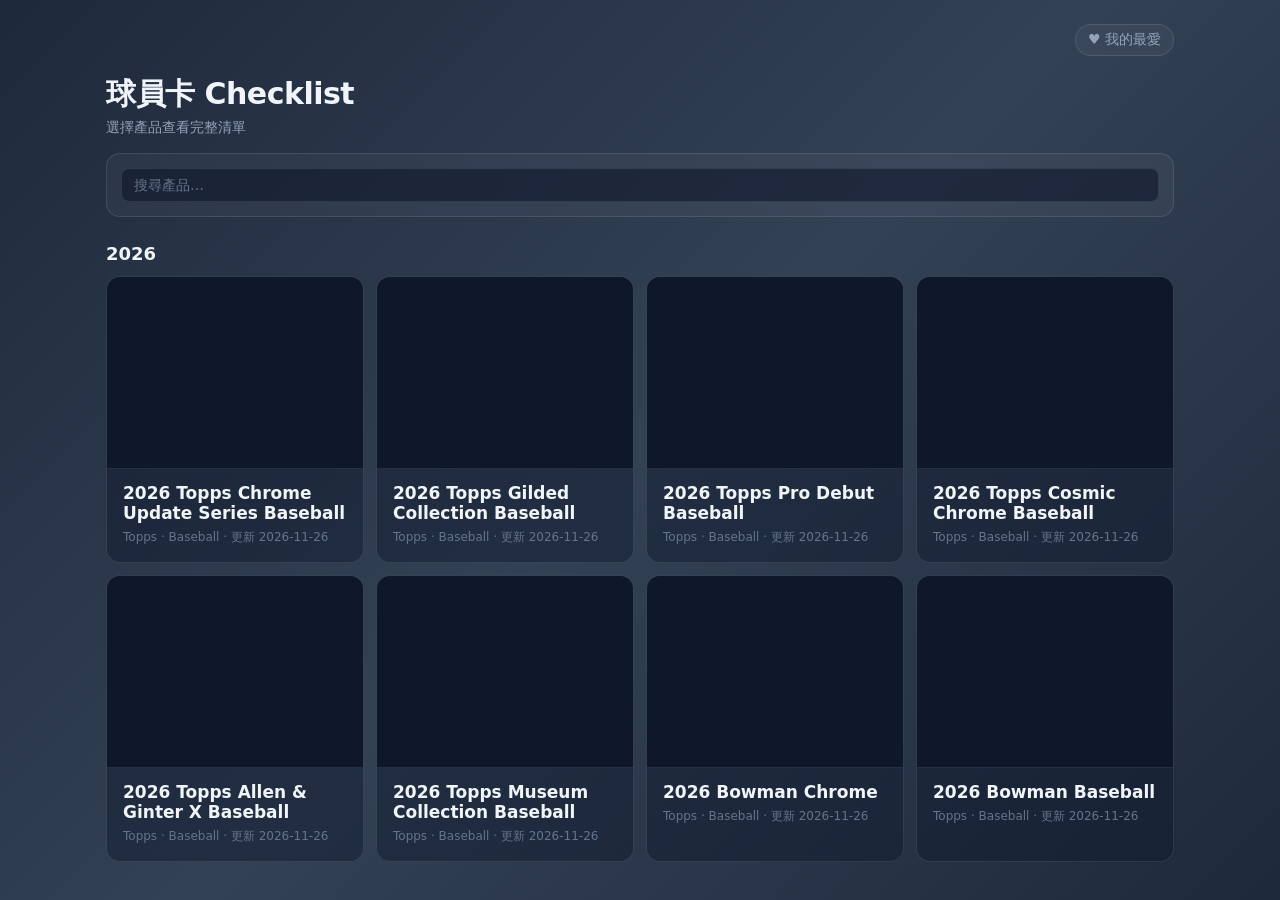
<file: index.html>
<!DOCTYPE html>
<html lang="zh-TW">
<head>
<meta charset="UTF-8">
<meta name="viewport" content="width=device-width, initial-scale=1.0">
<title>Card Checklists</title>
<meta http-equiv="refresh" content="0; url=site/">
<link rel="canonical" href="site/">
<style>body{background:#1e293b;color:#f1f5f9;font-family:system-ui,sans-serif;display:grid;place-items:center;min-height:100vh;margin:0}a{color:#a5b4fc}</style>
</head>
<body><p>前往 <a href="site/">球員卡 Checklist</a>…</p></body>
</html>
</file>
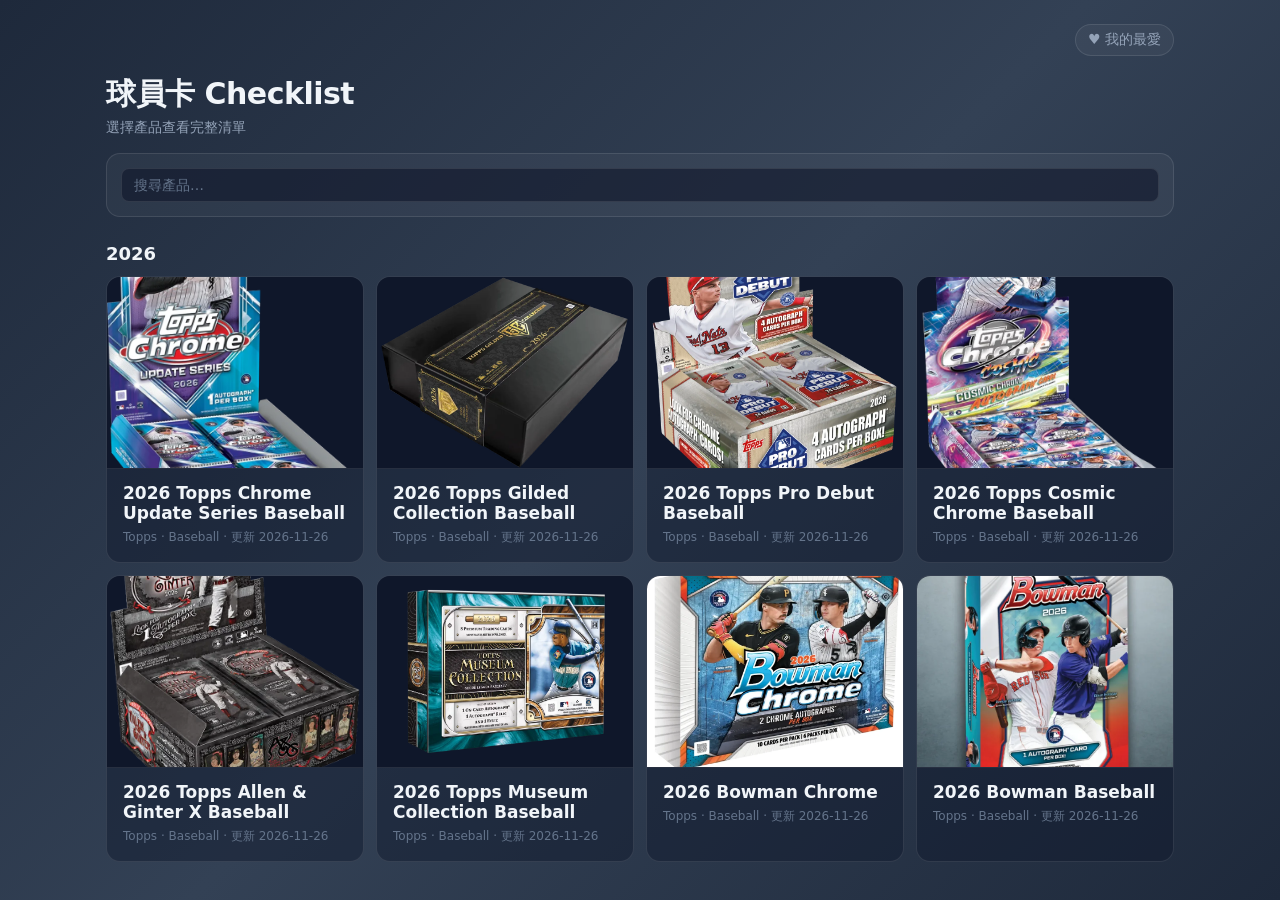
<file: site/index.html>
<!DOCTYPE html>
<html lang="zh-TW">
<head>
<meta charset="UTF-8">
<meta name="viewport" content="width=device-width, initial-scale=1.0">
<title>Card Checklists</title>
<link rel="stylesheet" href="assets/app.css">
<script src="assets/config.js"></script>
<script src="assets/analytics.js"></script>
</head>
<body>
<div class="wrap">
  <nav class="topnav"><span class="sp"></span><a class="pill-link" href="favorites.html">♥ 我的最愛 <span id="favcount"></span></a></nav>
  <h1>球員卡 Checklist</h1>
  <div class="sub">選擇產品查看完整清單</div>
  <div class="panel"><input id="search" class="input" type="search" placeholder="搜尋產品…" style="width:100%"></div>
  <div id="list"></div>
</div>
<script src="assets/common.js"></script>
<script>
let PRODUCTS = [];
const $ = id => document.getElementById(id);
function render() {
  const q = playerKey($("search").value);
  const list = PRODUCTS.filter(p => playerKey(p.name + " " + (p.brand || "") + " " + (p.sport || "")).includes(q));
  const years = [...new Set(list.map(p => p.year))].sort((a, b) => b - a);
  $("list").innerHTML = list.length ? years.map(y => `<div class="section-title">${esc(y)}</div><div class="grid">${
    list.filter(p => p.year === y).map(p => `<a class="prod" href="checklist.html?p=${encodeURIComponent(p.slug)}">
      ${p.image ? `<img class="pimg" src="${esc(DATA_BASE + p.image)}?v=${esc(p.image_v || "")}" alt="${esc(p.name)}" loading="lazy">`
                : `<div class="pimg none" style="--h:${hue(p.slug)}"><span>${esc(shortName(p.name))}</span></div>`}
      <div class="pbody"><h3>${esc(p.name)}</h3><p>${esc([p.brand, p.sport].filter(Boolean).join(" · "))}${p.updated ? " · 更新 " + esc(p.updated) : ""}</p></div></a>`).join("")
  }</div>`).join("") : `<div class="empty">沒有符合的產品</div>`;
}
// Placeholder art for products without an image: a stable colour per product + short name.
function hue(s) { let h = 0; for (const c of s) h = (h * 31 + c.charCodeAt(0)) % 360; return h; }
function shortName(n) { return n.replace(/^\d{4}\s+/, "").replace(/\s+Baseball$/i, ""); }
function favCount() {
  const n = Object.keys(Fav.data.cards).length + Object.keys(Fav.data.players).length;
  $("favcount").textContent = n ? `(${n})` : "";
}
window.onFavsChanged = favCount;
$("search").addEventListener("input", render);
(async () => {
  favCount();
  try { PRODUCTS = (await loadJSON("products.json")).products; render(); }
  catch (e) { $("list").innerHTML = `<div class="empty">無法載入產品清單：${esc(e.message)}</div>`; }
})();
</script>
</body>
</html>
</file>
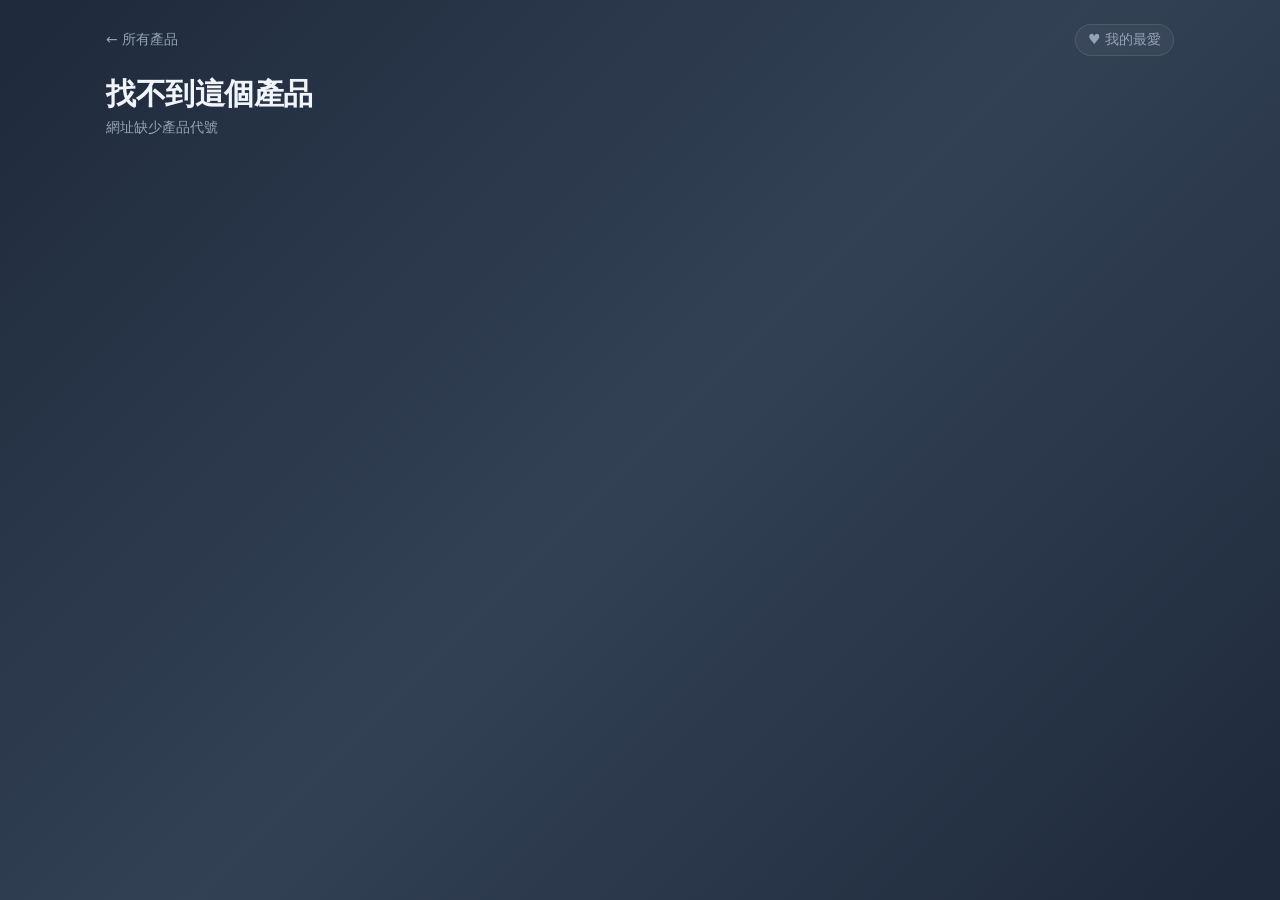
<file: site/checklist.html>
<!DOCTYPE html>
<html lang="zh-TW">
<head>
<meta charset="UTF-8">
<meta name="viewport" content="width=device-width, initial-scale=1.0">
<title>Checklist</title>
<link rel="stylesheet" href="assets/app.css">
<script src="assets/config.js"></script>
<script src="assets/analytics.js"></script>
</head>
<body>
<div class="wrap">
  <nav class="topnav">
    <a href="index.html">← 所有產品</a><span class="sp"></span>
    <a class="pill-link" href="favorites.html">♥ 我的最愛</a>
  </nav>
  <h1 id="title">載入中…</h1>
  <div class="sub" id="subtitle"></div>
  <div class="seg viewtoggle" id="view" hidden>
    <button class="btn on" data-v="list">清單</button>
    <button class="btn" data-v="stats">統計</button>
    <button class="btn" data-v="teams">球隊</button>
  </div>

  <div class="panel" id="controls" hidden>
    <div class="row">
      <input id="search" class="input" type="search" placeholder="搜尋球員、卡號、球隊…" autocomplete="off">
    </div>
    <div class="row" id="groups"></div>
    <div class="row pills" id="sets"></div>
    <div class="row">
      <select id="team" class="select"></select>
      <select id="sort" class="select">
        <option value="order">原始順序</option>
        <option value="number">按卡號排序</option>
        <option value="player">按球員排序</option>
        <option value="team">按球隊排序</option>
      </select>
      <div class="seg" id="rc">
        <button class="btn on" data-v="All">全部</button>
        <button class="btn rc" data-v="RC">RC</button>
        <button class="btn" data-v="Non-RC">非RC</button>
      </div>
      <div class="seg" id="first" hidden>
        <button class="btn on" data-v="All">全部</button>
        <button class="btn first" data-v="1st">1st</button>
        <button class="btn" data-v="Non-1st">非1st</button>
      </div>
      <div class="seg" id="pulled" hidden title="已抽出 = 這張卡已經有人抽到">
        <button class="btn on" data-v="All">全部</button>
        <button class="btn" data-v="hide">隱藏已抽出</button>
        <button class="btn pulled" data-v="only">只看已抽出</button>
      </div>
      <button class="btn fav" id="favonly">♥ 只看最愛</button>
    </div>
  </div>

  <div class="count" id="count"></div>
  <div id="list"></div>
</div>
<script src="assets/common.js"></script>
<script>
const slug = new URLSearchParams(location.search).get("p") || "";
let PROD = null;
const S = { q: "", group: "All", set: "All", team: "All", sort: "order", rc: "All", first: "All", pulled: "All", fav: false, view: "list" };
const OPEN = new Set();     // expanded stats rows ("team:..." / "player:...")
const SHOW_ALL = new Set(); // stats lists showing more than the top 15
const TOP = 15;
const T = { cols: "group", sort: "total", desc: true, team: null };   // team view state
const $ = id => document.getElementById(id);

function matches(c, i) {
  if (S.group !== "All" && c.group !== S.group) return false;
  if (S.set !== "All" && c.set !== S.set) return false;
  if (S.team !== "All" && !splitMulti(c.team).some(t => franchise(t) === S.team)) return false;
  if (S.rc === "RC" && !c.rc) return false;
  if (S.rc === "Non-RC" && c.rc) return false;
  if (S.first === "1st" && !c.first) return false;
  if (S.first === "Non-1st" && c.first) return false;
  if (S.pulled === "hide" && c.pulled) return false;
  if (S.pulled === "only" && !c.pulled) return false;
  if (S.fav && !Fav.hasCard(slug, c) && !Fav.anyPlayer(c.player)) return false;
  if (S.q) {
    const hay = playerKey([c.player, c.no, c.team, c.set, c.note, (c.tags || []).join(" "), c.first ? "1st" : ""].join(" "));
    if (!playerKey(S.q).split(" ").every(w => hay.includes(w))) return false;
  }
  return true;
}

// True when the current filter is narrowed to sets that ALL track pulled cards:
//  - a set is picked and that set tracks pulled (e.g. 24K, MLB Debut Patch Autographs), or
//  - only a group is picked and every set in it tracks pulled (e.g. Autograph Relic in
//    Chrome Update, which holds just MLB Debut Patch Autographs).
// Used by the filter bar and the team view so "已抽出" only appears where it applies.
function pulledInScope() {
  const tracked = new Set(PROD.pulled_sets || []);
  if (!tracked.size) return false;
  if (S.set !== "All") return tracked.has(S.set);
  if (S.group === "All") return false;
  const sets = new Set(PROD.cards.filter(c => c.group === S.group).map(c => c.set));
  return sets.size > 0 && [...sets].every(s => tracked.has(s));
}

function renderControls() {
  const groups = ["All", ...PROD.groups.filter(g => PROD.cards.some(c => c.group === g))];
  $("groups").innerHTML = `<div class="seg">${groups.map(g =>
    `<button class="btn ${S.group === g ? "on" : ""}" data-v="${esc(g)}">${g === "All" ? "全部" : esc(g)}</button>`).join("")}</div>`;
  // Total cards per set (within the chosen group); fixed counts, not affected by search/RC filters.
  const inGroup = PROD.cards.filter(c => S.group === "All" || c.group === S.group);
  const setCount = new Map();
  inGroup.forEach(c => setCount.set(c.set, (setCount.get(c.set) || 0) + 1));
  const sets = [...setCount.keys()];
  $("sets").innerHTML = sets.length > 1 ? ["All", ...sets].map(s =>
    `<button class="pill ${S.set === s ? "on" : ""}" data-v="${esc(s)}">${s === "All" ? "所有子系列" : esc(s)}` +
    ` <span class="pcount">(${s === "All" ? inGroup.length : setCount.get(s)})</span></button>`).join("") : "";
  const teams = [...new Set(PROD.cards.flatMap(c => splitMulti(c.team).map(franchise)))].sort();
  $("team").innerHTML = `<option value="All">所有球隊</option>` + teams.map(t =>
    `<option value="${esc(t)}" ${S.team === t ? "selected" : ""}>${esc(t)}</option>`).join("");
  document.querySelectorAll("#rc .btn").forEach(b => b.classList.toggle("on", b.dataset.v === S.rc));
  document.querySelectorAll("#first .btn").forEach(b => b.classList.toggle("on", b.dataset.v === S.first));
  // The pulled filter only makes sense once the view is narrowed to a group / set that
  // tracks pulled cards (e.g. Autograph Relic → MLB Debut Patch Autographs).
  const showPulled = pulledInScope();
  $("pulled").hidden = !showPulled;
  if (!showPulled) S.pulled = "All";
  document.querySelectorAll("#pulled .btn").forEach(b => b.classList.toggle("on", b.dataset.v === S.pulled));
  $("favonly").classList.toggle("on", S.fav);
}

function renderList() {
  let rows = PROD.cards.map((c, i) => [c, i]).filter(([c, i]) => matches(c, i));
  $("sort").hidden = S.view !== "list";
  const by = {
    number: (a, b) => collator.compare(a[0].no, b[0].no),
    player: (a, b) => collator.compare(a[0].player, b[0].player),
    team: (a, b) => collator.compare(franchise(a[0].team), franchise(b[0].team)) || collator.compare(a[0].no, b[0].no),
  }[S.sort];
  const filtered = S.q || S.group !== "All" || S.set !== "All" || S.team !== "All" || S.rc !== "All" || S.first !== "All" || S.pulled !== "All" || S.fav;
  $("count").innerHTML = `顯示 <strong>${rows.length}</strong> / ${PROD.cards.length} 張卡片` +
    (filtered ? `<button class="linkbtn" id="clear">清除篩選</button>` : "");
  if (!rows.length) { $("list").innerHTML = `<div class="empty">${S.fav ? "這個產品還沒有最愛的卡片或球員" : "沒有符合條件的卡片"}</div>`; return; }
  if (S.view === "stats") { $("list").innerHTML = renderStats(rows); return; }
  if (S.view === "teams") { $("list").innerHTML = T.team ? renderTeamDetail(rows, T.team) : renderTeamTable(rows); return; }

  if (by) { rows.sort(by); $("list").innerHTML = `<div class="cards">${rows.map(([c, i]) => cardRow(slug, c, i)).join("")}</div>`; return; }
  // Original order: grouped by set with a heading.
  let html = "", cur = null, buf = [];
  const flush = () => { if (cur !== null) html += `<div class="sethead">${esc(cur)} <small>${buf.length} 張</small></div><div class="cards">${buf.join("")}</div>`; };
  for (const [c, i] of rows) {
    if (c.set !== cur) { flush(); cur = c.set; buf = []; }
    buf.push(cardRow(slug, c, i));
  }
  flush();
  $("list").innerHTML = html;
}

// ── Stats view (follows the current filters, like the list) ──
function renderStats(rows) {
  const teamCards = new Map(), playerCards = new Map(), playerTeam = new Map(), playerRC = new Set(), playerFirst = new Set();
  const push = (m, k, v) => { if (!m.has(k)) m.set(k, []); m.get(k).push(v); };
  for (const r of rows) {
    const c = r[0];
    const teams = splitMulti(c.team), players = splitMulti(c.player);
    new Set(teams.map(franchise)).forEach(t => push(teamCards, t, r));   // a card counts once per team
    players.forEach((p, j) => {
      push(playerCards, p, r);
      const t = franchise(teams[j] || teams[0] || "");
      // Prefer the team from a single-player card.
      if (!playerTeam.has(p) || players.length === 1) playerTeam.set(p, t);
      if (c.rc) playerRC.add(p);
      if (c.first) playerFirst.add(p);
    });
  }
  const cards = rows.map(r => r[0]);
  const chips = [
    ["總卡數", cards.length, "#818cf8"],
    ["RC 新人卡", cards.filter(c => c.rc).length, "#f59e0b"],
    ...(PROD.use_first ? [["1st", cards.filter(c => c.first).length, "#22d3ee"]] : []),
    ["簽名卡", cards.filter(c => /Autograph/.test(c.group)).length, "#10b981"],
    ...((PROD.pulled_sets || []).length ? [["已抽出", cards.filter(c => c.pulled).length, "#f43f5e"]] : []),
    ["球隊數", teamCards.size, "#f97316"],
    ["球員數", playerCards.size, "#f472b6"],
  ];
  const sets = new Map(); cards.forEach(c => sets.set(c.set, (sets.get(c.set) || 0) + 1));
  return `<div class="chips">${chips.map(([l, v, col]) => `<div class="chip"><span>${l}</span><b style="color:${col}">${v}</b></div>`).join("")}</div>
  <div class="statgrid">
    ${rankBox("teams", "球隊出現次數", "支球隊", [...teamCards].map(([t, rs]) => ({ key: "team:" + t, name: t, team: t, rows: rs })))}
    ${rankBox("players", "球員出現次數", "名球員", [...playerCards].map(([p, rs]) => ({ key: "player:" + p, name: p, team: playerTeam.get(p), rows: rs, rc: playerRC.has(p), first: playerFirst.has(p) })))}
    ${sets.size > 1 ? rankBox("sets", "子系列卡數", "個子系列", [...sets].map(([s, n]) => ({ key: "set:" + s, name: s, count: n })), true) : ""}
  </div>`;
}

function rankBox(id, title, unit, items, plain) {
  items.forEach(it => { if (it.count == null) it.count = it.rows.length; });
  items.sort((a, b) => b.count - a.count || collator.compare(a.name, b.name));
  const all = SHOW_ALL.has(id), shown = all ? items : items.slice(0, TOP);
  const max = items[0] ? items[0].count : 1;
  return `<div class="statbox"><div class="stattitle">${title}</div>
    ${shown.map(it => {
      const info = it.team ? teamInfo(it.team) : { color: "#6366f1" };
      const open = !plain && OPEN.has(it.key);
      const isP = it.key.startsWith("player:");
      const star = isP ? `<button class="icon star sm ${Fav.hasPlayer(it.name) ? "on" : ""}" data-act="player" data-name="${esc(it.name)}" title="最愛球員">${Fav.hasPlayer(it.name) ? "★" : "☆"}</button>` : "";
      return `<div class="rank ${open ? "open" : ""}">
        <div class="rankrow" ${plain ? "" : `data-toggle="${esc(it.key)}"`}>
          ${plain ? "" : `<span class="caret">▶</span>`}
          ${it.team ? `<span class="abbr" style="background:${esc(info.color)}">${esc(info.abbr)}</span>` : ""}
          <span class="rname">${esc(it.name)}</span>
          ${it.rc ? '<span class="badge rc">RC</span>' : ""}${it.first ? '<span class="badge first">1st</span>' : ""}
          ${star}<span class="rcount">${it.count}</span>
        </div>
        <div class="bar"><div style="width:${Math.max(2, Math.round(it.count / max * 100))}%;background:${esc(info.color)}cc"></div></div>
        ${open ? `<div class="cards mini">${it.rows.map(([c, i]) => cardRow(slug, c, i)).join("")}</div>` : ""}
      </div>`;
    }).join("")}
    ${items.length > TOP ? `<button class="morebtn" data-more="${id}">${all ? `收起（顯示前 ${TOP} 名）` : `展開全部（共 ${items.length} ${unit}）`}</button>` : ""}
  </div>`;
}

// ── Team view: per-team counts under each condition, and per-team card lists ──
function teamsOf(c) { return [...new Set(splitMulti(c.team).map(franchise))]; }

// Count columns: totals and specials first, then one column per group or per set.
function teamColumns(rows) {
  const cols = [{ k: "total", label: "總數", test: () => true },
                { k: "rc", label: "RC", test: c => c.rc, cls: "rc" }];
  if (PROD.use_first) cols.push({ k: "first", label: "1st", test: c => c.first, cls: "first" });
  if (pulledInScope()) cols.push({ k: "pulled", label: "已抽出", test: c => c.pulled, cls: "pulled" });
  const present = T.cols === "set"
    ? [...new Set(rows.map(r => r[0].set))]
    : PROD.groups.filter(g => rows.some(r => r[0].group === g));
  present.forEach(v => cols.push({ k: (T.cols === "set" ? "set:" : "group:") + v, label: v,
    test: T.cols === "set" ? (c => c.set === v) : (c => c.group === v) }));
  return cols;
}

function teamCounts(rows, cols) {
  const m = new Map();
  for (const r of rows) for (const t of teamsOf(r[0])) {
    if (!m.has(t)) m.set(t, { team: t, rows: [], n: Object.fromEntries(cols.map(c => [c.k, 0])) });
    const e = m.get(t); e.rows.push(r);
    cols.forEach(c => { if (c.test(r[0])) e.n[c.k]++; });
  }
  return [...m.values()];
}

function renderTeamTable(rows) {
  const cols = teamColumns(rows);
  if (T.sort !== "name" && !cols.some(c => c.k === T.sort)) T.sort = "total";
  const list = teamCounts(rows, cols).sort((a, b) =>
    T.sort === "name" ? collator.compare(a.team, b.team) * (T.desc ? -1 : 1)
                      : (b.n[T.sort] - a.n[T.sort]) * (T.desc ? 1 : -1) || collator.compare(a.team, b.team));
  const totals = Object.fromEntries(cols.map(c => [c.k, rows.filter(r => c.test(r[0])).length]));
  const arrow = k => T.sort === k ? (T.desc ? " ▼" : " ▲") : "";
  const max = Math.max(1, ...list.map(e => e.n.total));
  return `<div class="row" style="margin-bottom:12px">
      <div class="seg" id="tcols">
        <button class="btn ${T.cols === "group" ? "on" : ""}" data-cols="group">依大分類</button>
        <button class="btn ${T.cols === "set" ? "on" : ""}" data-cols="set">依子系列</button>
      </div>
      <span class="hint">${list.length} 支球隊 · 點欄位標題排序 · 點球隊看卡片清單</span>
    </div>
    <div class="tablewrap"><table class="ttable">
      <thead><tr>
        <th class="tname" data-sort="name">球隊${arrow("name")}</th>
        ${cols.map(c => `<th data-sort="${esc(c.k)}" class="${c.cls || ""}">${esc(c.label)}${arrow(c.k)}</th>`).join("")}
      </tr></thead>
      <tbody>${list.map(e => {
        const info = teamInfo(e.team);
        return `<tr data-team="${esc(e.team)}">
          <td class="tname"><span class="abbr" style="background:${esc(info.color)}">${esc(info.abbr)}</span><span class="tfull">${esc(e.team)}</span>
            <div class="tbar"><div style="width:${Math.round(e.n.total / max * 100)}%;background:${esc(info.color)}"></div></div></td>
          ${cols.map(c => `<td class="${c.cls || ""} ${e.n[c.k] ? "" : "zero"}">${e.n[c.k] || "–"}</td>`).join("")}
        </tr>`;
      }).join("")}</tbody>
      <tfoot><tr><td class="tname">合計（卡片數）</td>${cols.map(c => `<td class="${c.cls || ""}">${totals[c.k]}</td>`).join("")}</tr></tfoot>
    </table></div>
    <div class="hint" style="margin-top:8px">雙人卡會同時算進兩支球隊，所以各隊加總可能大於合計。</div>`;
}

function renderTeamDetail(rows, team) {
  const mine = rows.filter(r => teamsOf(r[0]).includes(team));
  const info = teamInfo(team);
  const cols = teamColumns(mine);
  const counts = cols.map(c => [c, mine.filter(r => c.test(r[0])).length]);
  // Players on this team (a dual card's other player may be on another team).
  const players = new Map();
  for (const [c] of mine) {
    const ps = splitMulti(c.player), ts = splitMulti(c.team);
    ps.forEach((p, j) => {
      const pt = franchise(ts[j] || ts[0] || "");
      if (pt !== team && ps.length > 1) return;
      const e = players.get(p) || { n: 0, rc: false, first: false };
      e.n++; e.rc = e.rc || c.rc; e.first = e.first || !!c.first; players.set(p, e);
    });
  }
  const plist = [...players].sort((a, b) => b[1].n - a[1].n || collator.compare(a[0], b[0]));
  let html = "", cur = null, buf = [];
  const flush = () => { if (cur !== null) html += `<div class="sethead">${esc(cur)} <small>${buf.length} 張</small></div><div class="cards">${buf.join("")}</div>`; };
  for (const g of PROD.groups) for (const [c, i] of mine.filter(r => r[0].group === g)) {
    const head = g + " · " + c.set;
    if (head !== cur) { flush(); cur = head; buf = []; }
    buf.push(cardRow(slug, c, i));
  }
  flush();
  return `<button class="linkbtn" id="tback" style="margin:0 0 12px">← 所有球隊</button>
    <div class="teamhead" style="--team:${esc(info.color)}">
      <span class="abbr big" style="background:${esc(info.color)}">${esc(info.abbr)}</span>
      <div><div class="tht">${esc(team)}</div><div class="sub">${mine.length} 張卡片 · ${plist.length} 位球員</div></div>
    </div>
    <div class="chips">${counts.filter(([c, n]) => n || c.k === "total").map(([c, n]) =>
      `<div class="chip"><span>${esc(c.label)}</span><b class="${c.cls || ""}">${n}</b></div>`).join("")}</div>
    <div class="statbox" style="margin-bottom:14px"><div class="stattitle">球員</div>
      <div class="pills" style="flex-wrap:wrap">${plist.map(([p, e]) =>
        `<button class="pill ${Fav.hasPlayer(p) ? "on" : ""}" data-act="player" data-name="${esc(p)}" title="點一下加入/移除最愛球員">${Fav.hasPlayer(p) ? "★" : "☆"} ${esc(p)} ${e.rc ? '<span class="badge rc">RC</span>' : ""}${e.first ? '<span class="badge first">1st</span>' : ""} <span style="opacity:.6">${e.n}</span></button>`).join("")}</div>
    </div>
    ${html || '<div class="empty">沒有符合條件的卡片</div>'}`;
}

function render() { renderControls(); renderList(); }
window.onFavsChanged = renderList;

// URL hash keeps the view shareable: #stats, #teams, #team=New%20York%20Yankees
function syncHash() {
  const h = S.view === "teams" && T.team ? "#team=" + encodeURIComponent(T.team) : S.view !== "list" ? "#" + S.view : "";
  history.replaceState(null, "", location.pathname + location.search + h);
}
function readHash() {
  const h = decodeURIComponent(location.hash.slice(1));
  const view = h.startsWith("team=") ? "teams" : ["stats", "teams"].includes(h) ? h : "list";
  S.view = view;
  T.team = h.startsWith("team=") ? h.slice(5) : null;
  document.querySelectorAll("#view .btn").forEach(x => x.classList.toggle("on", x.dataset.v === view));
  renderList();
}
window.addEventListener("hashchange", () => PROD && readHash());

// ── Events ──
let qTimer;
$("search").addEventListener("input", e => { clearTimeout(qTimer); qTimer = setTimeout(() => { S.q = e.target.value; renderList(); }, 120); });
$("groups").addEventListener("click", e => { const b = e.target.closest("[data-v]"); if (b) { S.group = b.dataset.v; S.set = "All"; render(); } });
$("sets").addEventListener("click", e => { const b = e.target.closest("[data-v]"); if (b) { S.set = b.dataset.v; render(); } });
$("rc").addEventListener("click", e => { const b = e.target.closest("[data-v]"); if (b) { S.rc = b.dataset.v; render(); } });
$("first").addEventListener("click", e => { const b = e.target.closest("[data-v]"); if (b) { S.first = b.dataset.v; render(); } });
$("pulled").addEventListener("click", e => { const b = e.target.closest("[data-v]"); if (b) { S.pulled = b.dataset.v; render(); } });
$("team").addEventListener("change", e => { S.team = e.target.value; renderList(); });
$("sort").addEventListener("change", e => { S.sort = e.target.value; renderList(); });
$("favonly").addEventListener("click", () => { S.fav = !S.fav; render(); });
$("view").addEventListener("click", e => {
  const b = e.target.closest("[data-v]"); if (!b) return;
  S.view = b.dataset.v;
  track("view_change", { product: slug, view: S.view });
  document.querySelectorAll("#view .btn").forEach(x => x.classList.toggle("on", x === b));
  T.team = null;
  syncHash();
  renderList();
});
$("list").addEventListener("click", e => {
  if (e.target.closest("[data-act]")) return;   // favourite buttons are handled by the document listener
  const t = e.target.closest("[data-toggle]");
  if (t) { const k = t.dataset.toggle; OPEN.has(k) ? OPEN.delete(k) : OPEN.add(k); renderList(); return; }
  const tr = e.target.closest("tr[data-team]");
  if (tr) { T.team = tr.dataset.team; syncHash(); renderList(); window.scrollTo({ top: $("list").offsetTop - 12 }); return; }
  const th = e.target.closest("th[data-sort]");
  if (th) { const k = th.dataset.sort; T.desc = T.sort === k ? !T.desc : k !== "name"; T.sort = k; renderList(); return; }
  const cb = e.target.closest("[data-cols]");
  if (cb) { T.cols = cb.dataset.cols; renderList(); return; }
  if (e.target.id === "tback") { T.team = null; syncHash(); renderList(); return; }
  const m = e.target.closest("[data-more]");
  if (m) { const k = m.dataset.more; SHOW_ALL.has(k) ? SHOW_ALL.delete(k) : SHOW_ALL.add(k); renderList(); }
});
document.addEventListener("click", e => {
  if (e.target.id === "clear") { Object.assign(S, { q: "", group: "All", set: "All", team: "All", rc: "All", first: "All", pulled: "All", fav: false }); $("search").value = ""; render(); return; }
  const b = e.target.closest("[data-act]"); if (!b) return;
  if (b.dataset.act === "card") {
    const c = PROD.cards[+b.dataset.k.split("|")[1]];
    const on = Fav.toggleCard(slug, c);
    if (on) track("favorite_add", { type: "card", product: slug });
    toast(on ? "已加入最愛卡片" : "已移除最愛卡片");
  } else {
    const n = b.dataset.name;
    const on = Fav.togglePlayer(n);
    if (on) track("favorite_add", { type: "player", product: slug });
    toast(on ? `已將 ${n} 加入最愛球員` : `已移除最愛球員 ${n}`);
  }
  renderList();
});

(async () => {
  try {
    if (!/^[a-z0-9-]+$/.test(slug)) throw new Error("網址缺少產品代號");
    await loadTeams();
    PROD = await loadJSON("products/" + slug + ".json");
    document.title = PROD.name + " Checklist";
    track("view_product", { product: slug });
    $("title").textContent = PROD.name;
    const rc = PROD.cards.filter(c => c.rc).length;
    $("subtitle").textContent = `${PROD.cards.length} 張卡片 · ${new Set(PROD.cards.map(c => c.set)).size} 個子系列 · ${rc} 張 RC` +
      (PROD.use_first ? ` · ${PROD.cards.filter(c => c.first).length} 張 1st` : "");
    $("first").hidden = !PROD.use_first;
    const tracked = PROD.cards.filter(c => (PROD.pulled_sets || []).includes(c.set));
    if (tracked.length) $("subtitle").textContent += ` · ${PROD.cards.filter(c => c.pulled).length} / ${tracked.length} 張已抽出`;
    $("controls").hidden = false;
    $("view").hidden = false;
    readHash();
    render();
  } catch (e) {
    $("title").textContent = "找不到這個產品";
    $("subtitle").textContent = e.message;
  }
})();
</script>
</body>
</html>
</file>
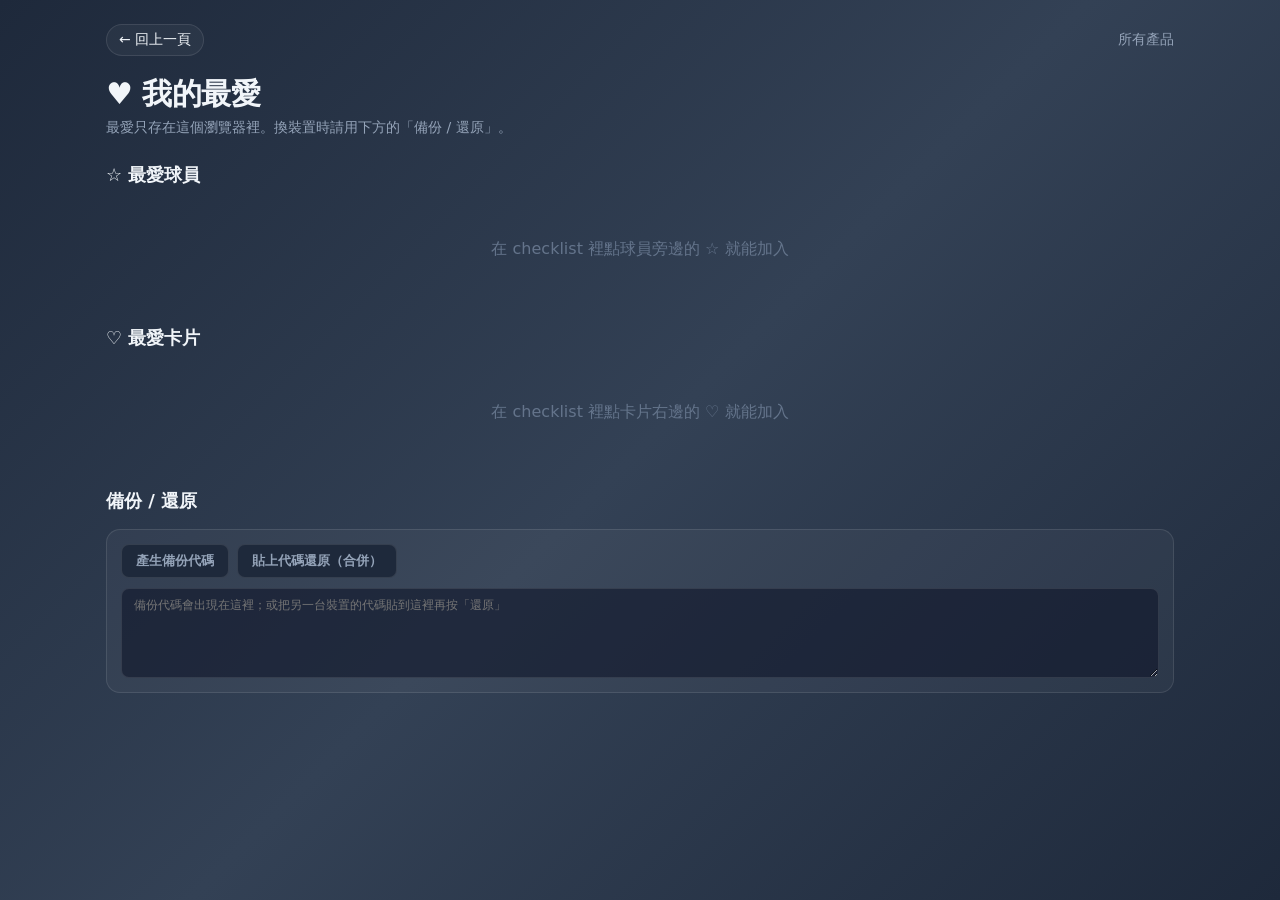
<file: site/favorites.html>
<!DOCTYPE html>
<html lang="zh-TW">
<head>
<meta charset="UTF-8">
<meta name="viewport" content="width=device-width, initial-scale=1.0">
<title>My Favorites</title>
<link rel="stylesheet" href="assets/app.css">
<script src="assets/config.js"></script>
<script src="assets/analytics.js"></script>
</head>
<body>
<div class="wrap">
  <nav class="topnav">
    <button class="pill-link backbtn" id="backbtn" type="button">← 回上一頁</button>
    <span class="sp"></span>
    <a href="index.html">所有產品</a>
  </nav>
  <h1>♥ 我的最愛</h1>
  <div class="sub">最愛只存在這個瀏覽器裡。換裝置時請用下方的「備份 / 還原」。</div>

  <div class="section-title">☆ 最愛球員</div>
  <div id="players"></div>
  <div class="section-title">♡ 最愛卡片</div>
  <div id="cards"></div>

  <div class="section-title">備份 / 還原</div>
  <div class="panel">
    <div class="row">
      <button class="btn" id="export">產生備份代碼</button>
      <button class="btn" id="import">貼上代碼還原（合併）</button>
    </div>
    <div class="row"><textarea id="code" class="input" placeholder="備份代碼會出現在這裡；或把另一台裝置的代碼貼到這裡再按「還原」"></textarea></div>
  </div>
</div>
<script src="assets/common.js"></script>
<script>
const $ = id => document.getElementById(id);

// Back: return to the page you came from on this site (keeps its filters/scroll);
// if you opened 我的最愛 directly (bookmark, new tab), go to the product list instead.
$("backbtn").onclick = () => {
  let fromHere = false;
  try { fromHere = !!document.referrer && new URL(document.referrer).origin === location.origin; } catch (e) {}
  if (fromHere && history.length > 1) history.back();
  else location.href = "index.html";
};
let PRODUCTS = [], LOADED = {};   // slug -> product json

function render() {
  const players = Object.entries(Fav.data.players).sort((a, b) => collator.compare(a[1].name, b[1].name));
  $("players").innerHTML = players.length ? `<div class="pills" style="flex-wrap:wrap">${players.map(([k, v]) => {
    const n = Object.values(LOADED).reduce((s, p) => s + p.cards.filter(c => splitMulti(c.player).some(x => playerKey(x) === k)).length, 0);
    return `<button class="pill on" data-act="player" data-name="${esc(v.name)}" title="點一下移除">★ ${esc(v.name)} <span style="opacity:.6">${n} 張</span> ✕</button>`;
  }).join("")}</div>` : `<div class="empty">在 checklist 裡點球員旁邊的 ☆ 就能加入</div>`;

  // Group favourite cards by product; use live data when available, otherwise the saved snapshot.
  const bySlug = {};
  for (const k of Object.keys(Fav.data.cards)) { const i = k.indexOf("/"); (bySlug[k.slice(0, i)] ||= []).push(k.slice(i + 1)); }
  const slugs = Object.keys(bySlug);
  $("cards").innerHTML = slugs.length ? slugs.map(slug => {
    const prod = LOADED[slug];
    const name = prod ? prod.name : (PRODUCTS.find(p => p.slug === slug) || {}).name || slug;
    const rows = bySlug[slug].map(id => {
      const idx = prod ? prod.cards.findIndex(c => c.id === id) : -1;
      if (idx >= 0) return cardRow(slug, prod.cards[idx], idx);
      const s = Fav.data.cards[slug + "/" + id];
      return cardRow(slug, { id, no: s.n, player: s.p, set: s.s + "（已不在清單中）", team: s.t, rc: false }, "x:" + id);
    });
    return `<div class="sethead"><a href="checklist.html?p=${encodeURIComponent(slug)}">${esc(name)} →</a> <small>${rows.length} 張</small></div><div class="cards">${rows.join("")}</div>`;
  }).join("") : `<div class="empty">在 checklist 裡點卡片右邊的 ♡ 就能加入</div>`;
}
window.onFavsChanged = render;

document.addEventListener("click", async e => {
  const b = e.target.closest("[data-act]"); if (!b) return;
  if (b.dataset.act === "player") {
    const name = b.dataset.name;
    if (Fav.hasPlayer(name) && !(await confirmDialog(`要把「${name}」從最愛球員移除嗎？`, { ok: "移除", danger: true }))) return;
    Fav.togglePlayer(name);
  } else {
    const [slug, i] = b.dataset.k.split("|");
    const card = i.startsWith("x:") ? { id: i.slice(2) } : LOADED[slug].cards[+i];
    Fav.toggleCard(slug, card);
  }
  render();
});
$("export").onclick = () => { $("code").value = Fav.exportCode(); $("code").select(); try { navigator.clipboard.writeText($("code").value); toast("已複製備份代碼"); } catch (e) {} };
$("import").onclick = async () => {
  try { Fav.importCode($("code").value); toast("還原完成"); await loadNeeded(); render(); }
  catch (e) { toast("代碼無效：" + e.message); }
};

async function loadNeeded() {
  // Load products that have favourite cards; load all products for player counts.
  await Promise.all(PRODUCTS.map(async p => {
    if (LOADED[p.slug]) return;
    try { LOADED[p.slug] = await loadJSON("products/" + p.slug + ".json"); } catch (e) { console.warn(e); }
  }));
}
(async () => {
  render();
  await loadTeams();
  try { PRODUCTS = (await loadJSON("products.json")).products; } catch (e) { console.warn(e); }
  await loadNeeded();
  render();
})();
</script>
</body>
</html>
</file>
<file: site/assets/app.css>
:root {
  --bg1: #1e293b; --bg2: #334155;
  --text: #f1f5f9; --muted: #94a3b8; --dim: #64748b;
  --line: rgba(255,255,255,0.1); --panel: rgba(255,255,255,0.04);
  --accent: #6366f1; --rc: #f59e0b; --fav: #f43f5e; --star: #facc15;
}
* { margin: 0; padding: 0; box-sizing: border-box; }
body {
  font-family: -apple-system, BlinkMacSystemFont, 'Segoe UI', system-ui, sans-serif;
  background: linear-gradient(135deg, var(--bg1) 0%, var(--bg2) 50%, var(--bg1) 100%);
  background-attachment: fixed; min-height: 100vh; color: var(--text);
}
a { color: inherit; text-decoration: none; }
button, input, select { font-family: inherit; }
select option { background: var(--bg1); color: var(--text); }
input::placeholder { color: var(--dim); }
* { scrollbar-width: thin; scrollbar-color: #334155 transparent; }

.wrap { max-width: 1100px; margin: 0 auto; padding: 24px 16px 60px; }
.topnav { display: flex; gap: 8px; align-items: center; margin-bottom: 18px; font-size: 14px; color: var(--muted); flex-wrap: wrap; }
.topnav a:hover { color: var(--text); }
.topnav .sp { flex: 1; }
.pill-link { padding: 6px 12px; border-radius: 999px; border: 1px solid var(--line); background: var(--panel); }
.backbtn { color: var(--text); font-size: 14px; cursor: pointer; }
.backbtn:hover { border-color: rgba(99,102,241,0.6); }

h1 { font-size: 30px; font-weight: 800; letter-spacing: -0.5px; }
.sub { color: var(--muted); font-size: 14px; margin-top: 4px; }

.panel { background: var(--panel); border: 1px solid var(--line); border-radius: 14px; padding: 14px; margin: 16px 0; }
.row { display: flex; gap: 8px; flex-wrap: wrap; align-items: center; }
.row + .row { margin-top: 10px; }

.input, .select {
  background: rgba(15,23,42,0.6); border: 1px solid var(--line); color: var(--text);
  border-radius: 8px; padding: 8px 12px; font-size: 14px;
}
.input { flex: 1; min-width: 180px; }
.input:focus, .select:focus { outline: none; border-color: rgba(99,102,241,0.6); }

.btn {
  padding: 7px 14px; border-radius: 8px; border: 1px solid var(--line); background: var(--bg1);
  color: var(--muted); font-size: 13px; font-weight: 600; cursor: pointer; transition: all .15s;
}
.btn:hover { color: var(--text); }
.btn.on { background: var(--accent); color: #fff; border-color: transparent; }
.btn.on.rc { background: var(--rc); }
.btn.on.fav { background: var(--fav); }
.seg { display: flex; border-radius: 8px; overflow: hidden; border: 1px solid var(--line); }
.seg .btn { border: none; border-radius: 0; }

.pills { display: flex; gap: 6px; overflow-x: auto; padding-bottom: 2px; }
.pill {
  white-space: nowrap; padding: 4px 12px; border-radius: 999px; border: 1px solid var(--line);
  background: transparent; color: var(--muted); font-size: 12px; cursor: pointer;
}
.pill.on { background: rgba(99,102,241,0.25); color: #c7d2fe; border-color: rgba(99,102,241,0.5); }
.pill .pcount { opacity: .55; font-size: 11px; margin-left: 2px; font-variant-numeric: tabular-nums; }
.pill.on .pcount { opacity: .8; }

.count { font-size: 13px; color: var(--dim); margin: 4px 0 12px; }
.count strong { color: var(--muted); }
.linkbtn { margin-left: 10px; padding: 2px 10px; border-radius: 999px; border: 1px solid var(--line); background: var(--panel); color: var(--dim); font-size: 11px; cursor: pointer; }

/* card rows */
.sethead { font-size: 13px; font-weight: 700; color: var(--muted); text-transform: uppercase; letter-spacing: .5px; margin: 18px 0 8px; display: flex; gap: 8px; align-items: baseline; }
.sethead small { color: var(--dim); font-weight: 500; text-transform: none; }
.cards { display: grid; gap: 6px; }
.card {
  display: grid; grid-template-columns: 76px 1fr auto auto; gap: 12px; align-items: center;
  padding: 10px 12px; border-radius: 10px; background: rgba(15,23,42,0.45);
  border: 1px solid var(--line); border-left: 4px solid var(--team, var(--accent));
}
.card.favplayer { box-shadow: inset 0 0 0 1px rgba(250,204,21,0.45); }
.no { font-family: ui-monospace, Consolas, monospace; font-size: 13px; color: var(--muted); overflow-wrap: anywhere; }
.who { min-width: 0; }
.player { font-weight: 650; font-size: 15px; display: flex; gap: 6px; align-items: center; flex-wrap: wrap; }
.meta { font-size: 12px; color: var(--dim); margin-top: 2px; }
.team { display: flex; align-items: center; gap: 6px; font-size: 12px; color: var(--muted); white-space: nowrap; }
.abbr { padding: 2px 7px; border-radius: 5px; font-weight: 700; font-size: 11px; color: #fff; background: var(--team, var(--accent)); }
.badge { font-size: 10px; font-weight: 800; padding: 1px 6px; border-radius: 4px; letter-spacing: .3px; }
.badge.rc { background: var(--rc); color: #1e1b06; }
.badge.first { background: #22d3ee; color: #062a30; }
.btn.on.first { background: #0891b2; }
.badge.pulled { background: #f43f5e; color: #fff; }
.btn.on.pulled { background: #e11d48; }
.card.is-pulled .player, .card.is-pulled .no { opacity: .55; text-decoration: line-through; text-decoration-color: rgba(244,63,94,.7); }
.badge.tag { background: rgba(255,255,255,0.12); color: var(--muted); }
.icons { display: flex; gap: 2px; }
.icon {
  width: 34px; height: 34px; border-radius: 8px; border: none; background: transparent;
  cursor: pointer; font-size: 18px; line-height: 1; color: var(--dim); display: grid; place-items: center;
}
.icon:hover { background: rgba(255,255,255,0.06); }
.icon.heart.on { color: var(--fav); }
.icon.star.on { color: var(--star); }
.empty { text-align: center; color: var(--dim); padding: 40px 0; }

/* product grid */
.grid { display: grid; grid-template-columns: repeat(auto-fill, minmax(240px, 1fr)); gap: 12px; }
.prod { display: flex; flex-direction: column; overflow: hidden; padding: 0; border-radius: 14px; background: rgba(15,23,42,0.45); border: 1px solid var(--line); transition: border-color .15s, transform .15s; }
.prod:hover { border-color: rgba(99,102,241,0.6); transform: translateY(-2px); }
.prod h3 { font-size: 17px; }
.prod .pbody { padding: 14px 16px 16px; }
.pimg { display: block; width: 100%; aspect-ratio: 4 / 3; object-fit: cover; background: #0f172a; border-bottom: 1px solid var(--line); }
.pimg.none { display: grid; place-items: center; padding: 16px; text-align: center;
  background: linear-gradient(135deg, hsl(var(--h) 55% 32%), hsl(calc(var(--h) + 40) 60% 18%)); }
.pimg.none span { font-weight: 800; font-size: 20px; line-height: 1.2; color: rgba(255,255,255,.92); text-shadow: 0 2px 8px rgba(0,0,0,.35); }
.prod p { color: var(--dim); font-size: 12px; margin-top: 6px; }
.section-title { font-size: 18px; font-weight: 700; margin: 26px 0 12px; }

dialog.confirm { margin: auto; max-width: min(360px, calc(100vw - 32px)); background: #1e293b; color: var(--text);
  border: 1px solid var(--line); border-radius: 14px; padding: 20px; box-shadow: 0 20px 50px rgba(0,0,0,.5); }
dialog.confirm::backdrop { background: rgba(0,0,0,.55); }
dialog.confirm .msg { font-size: 15px; line-height: 1.6; margin-bottom: 18px; }
dialog.confirm .actions { display: flex; gap: 8px; justify-content: flex-end; }
dialog.confirm .btn { padding: 9px 18px; font-size: 14px; }
dialog.confirm .btn.ok { background: var(--accent); color: #fff; border-color: transparent; }
dialog.confirm .btn.ok.danger { background: #e11d48; }
.toast { position: fixed; left: 50%; bottom: 24px; transform: translateX(-50%); background: #0f172a; border: 1px solid var(--line); padding: 10px 16px; border-radius: 10px; font-size: 13px; opacity: 0; transition: opacity .2s; pointer-events: none; }
.toast.show { opacity: 1; }
textarea.input { width: 100%; min-height: 90px; font-family: ui-monospace, Consolas, monospace; font-size: 12px; }

/* stats view */
[hidden] { display: none !important; }
.viewtoggle { display: inline-flex; margin-top: 14px; }
.viewtoggle .btn { padding: 8px 20px; }
.chips { display: flex; flex-wrap: wrap; gap: 8px; margin-bottom: 16px; }
.chip { display: flex; align-items: center; gap: 8px; background: var(--panel); border: 1px solid var(--line); border-radius: 8px; padding: 8px 14px; }
.chip span { font-size: 12px; color: var(--dim); white-space: nowrap; }
.chip b { font-family: ui-monospace, Consolas, monospace; font-size: 16px; }
.statgrid { display: grid; grid-template-columns: repeat(auto-fit, minmax(min(100%, 320px), 1fr)); gap: 14px; align-items: start; }
.statbox { background: rgba(15,23,42,0.45); border: 1px solid var(--line); border-radius: 12px; padding: 16px; min-width: 0; }
.stattitle { font-size: 11px; font-weight: 700; text-transform: uppercase; letter-spacing: 1px; color: var(--dim); margin-bottom: 12px; }
.rank { margin-bottom: 4px; }
.rankrow { display: flex; align-items: center; gap: 8px; padding: 5px 8px; border-radius: 6px; }
.rankrow[data-toggle] { cursor: pointer; }
.rankrow[data-toggle]:hover, .rank.open .rankrow { background: rgba(99,102,241,0.1); }
.caret { font-size: 9px; color: var(--dim); width: 12px; text-align: center; flex-shrink: 0; transition: transform .2s; }
.rank.open .caret { transform: rotate(90deg); color: #a5b4fc; }
.rname { flex: 1; min-width: 0; font-size: 13px; overflow: hidden; text-overflow: ellipsis; white-space: nowrap; }
.rcount { font-family: ui-monospace, Consolas, monospace; font-size: 12px; font-weight: 600; color: var(--muted); min-width: 26px; text-align: right; }
.rank .abbr { min-width: 34px; text-align: center; flex-shrink: 0; }
.bar { margin: 0 8px 2px 28px; height: 5px; border-radius: 3px; background: rgba(255,255,255,0.06); overflow: hidden; }
.bar div { height: 100%; border-radius: 3px; transition: width .4s ease; }
.cards.mini { margin: 6px 0 10px 20px; padding-left: 10px; border-left: 2px solid rgba(99,102,241,0.4); gap: 4px; }
.cards.mini .card { padding: 6px 8px; grid-template-columns: 64px 1fr auto; }
.cards.mini .card .team { display: none; }
.icon.sm { width: 24px; height: 24px; font-size: 14px; }
.morebtn { margin-top: 8px; width: 100%; padding: 8px 0; border: 1px dashed var(--line); border-radius: 6px; background: transparent; color: #a5b4fc; font-size: 12px; font-weight: 600; cursor: pointer; }

/* team view */
.hint { font-size: 12px; color: var(--dim); }
.tablewrap { overflow-x: auto; border: 1px solid var(--line); border-radius: 12px; background: rgba(15,23,42,0.45); }
.ttable { width: 100%; border-collapse: collapse; font-size: 13px; }
.ttable th { position: sticky; top: 0; background: #1e293b; color: var(--muted); font-size: 11px; font-weight: 700; letter-spacing: .3px; text-align: right; padding: 10px 10px; cursor: pointer; white-space: nowrap; user-select: none; border-bottom: 1px solid var(--line); }
.ttable th:hover { color: var(--text); }
.ttable th.rc { color: var(--rc); } .ttable th.first { color: #22d3ee; }
.ttable td { text-align: right; padding: 7px 10px; border-bottom: 1px solid rgba(255,255,255,0.05); font-family: ui-monospace, Consolas, monospace; white-space: nowrap; }
.ttable td.rc { color: #fcd34d; } .ttable td.first { color: #67e8f9; }
.ttable th.pulled { color: #fb7185; } .ttable td.pulled { color: #fda4af; }
.chip b.pulled { color: #fb7185; }
.ttable td.zero { color: #334155; }
.ttable .tname { text-align: left; font-family: inherit; position: sticky; left: 0; background: #172033; min-width: 190px; }
.ttable th.tname { background: #1e293b; z-index: 1; }
.ttable tbody tr { cursor: pointer; }
.ttable tbody tr:hover td { background: rgba(99,102,241,0.1); }
.ttable .tname .abbr { display: inline-block; min-width: 38px; text-align: center; margin-right: 8px; }
.tfull { font-weight: 600; }
.tbar { height: 3px; margin-top: 5px; border-radius: 2px; background: rgba(255,255,255,0.05); overflow: hidden; }
.tbar div { height: 100%; opacity: .8; }
.ttable tfoot td { font-weight: 700; color: var(--muted); border-top: 1px solid var(--line); border-bottom: none; }
.teamhead { display: flex; align-items: center; gap: 14px; margin-bottom: 14px; padding: 14px; border-radius: 12px; background: rgba(15,23,42,0.45); border: 1px solid var(--line); border-left: 5px solid var(--team); }
.abbr.big { font-size: 16px; padding: 8px 12px; border-radius: 8px; }
.tht { font-size: 20px; font-weight: 800; }
.chip b.rc { color: var(--rc); } .chip b.first { color: #22d3ee; } .chip b { color: #a5b4fc; }

@media (max-width: 640px) {
  .wrap { padding: 16px 12px 48px; }
  h1 { font-size: 22px; }
  .card { grid-template-columns: 1fr auto; grid-template-areas: "who icons" "no team"; gap: 6px 10px; padding: 10px; }
  .card .who { grid-area: who; } .card .icons { grid-area: icons; }
  .card .no { grid-area: no; font-size: 12px; } .card .team { grid-area: team; justify-self: end; }
  .card .team .full { display: none; }
  .select { flex: 1 1 calc(50% - 4px); min-width: 0; }
  .input { min-width: 100%; }
  .viewtoggle { display: flex; } .viewtoggle .btn { flex: 1; }
  .grid { grid-template-columns: repeat(2, minmax(0, 1fr)); gap: 10px; }
  .prod .pbody { padding: 10px 10px 12px; }
  .prod h3 { font-size: 14px; }
  .prod p { font-size: 11px; }
  .pimg.none span { font-size: 15px; }
  .cards.mini { margin-left: 4px; }
  .cards.mini .card { grid-template-columns: 1fr auto; }
  .ttable .tname { min-width: 120px; }
  .ttable .tfull { display: none; }
  .ttable td, .ttable th { padding: 7px 8px; }
}
</file>
